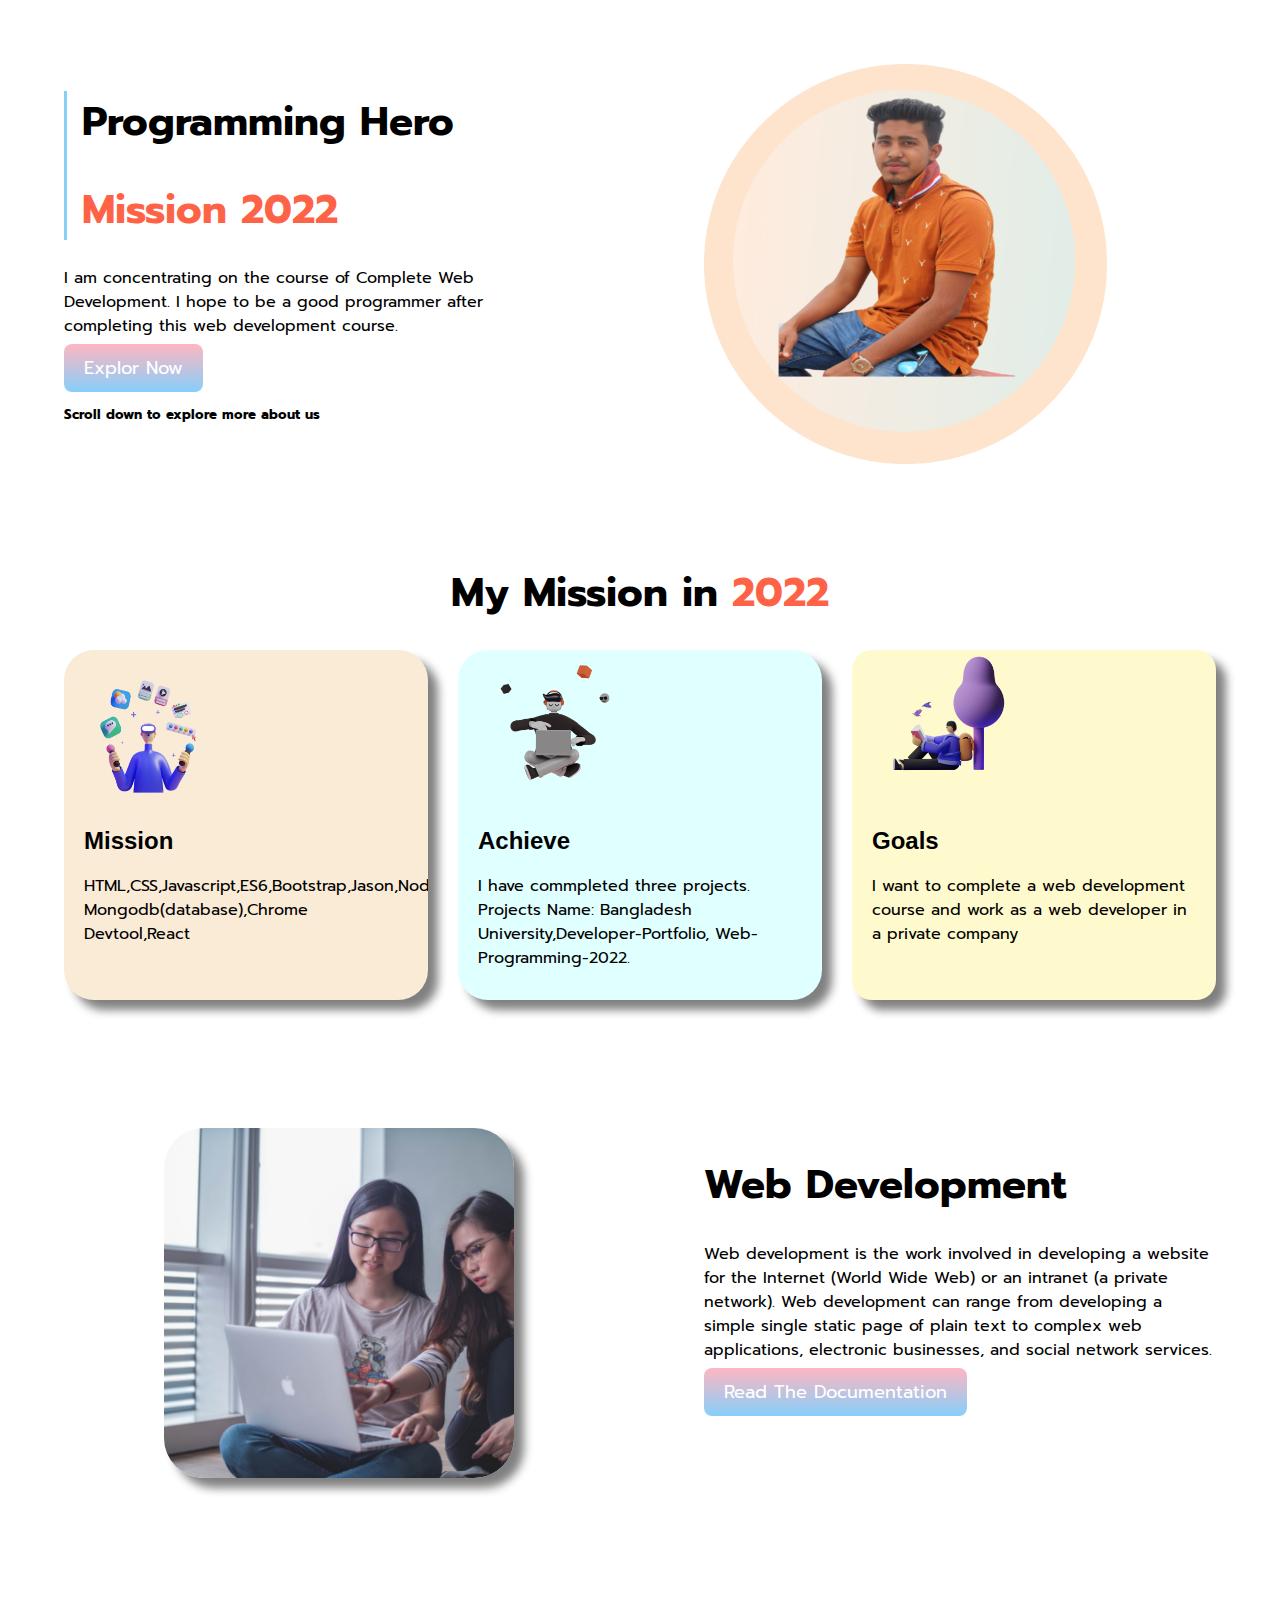
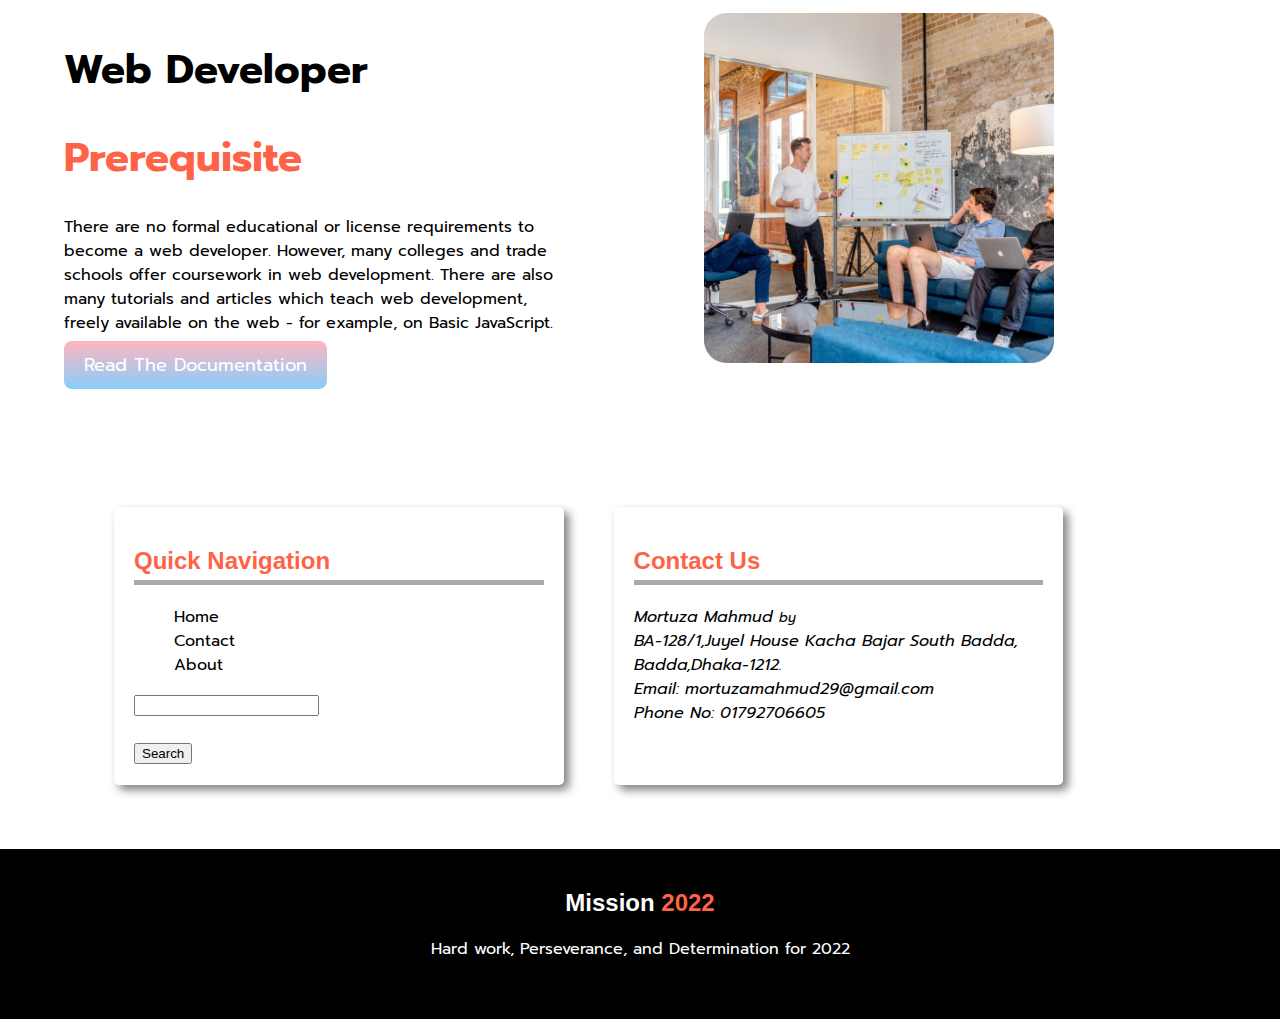
<file: index.html>
<!DOCTYPE html>
<html lang="en">
<head>
    <meta charset="UTF-8">
    <meta http-equiv="X-UA-Compatible" content="IE=edge">
    <meta name="viewport" content="width=device-width, initial-scale=1.0">
    <title>Mission 2022</title>
    <link rel="preconnect" href="https://fonts.googleapis.com">
    <link rel="preconnect" href="https://fonts.gstatic.com" crossorigin>
    <link href="https://fonts.googleapis.com/css2?family=EB+Garamond&family=Playfair+Display&family=Prompt&display=swap" rel="stylesheet">
    <link rel="stylesheet" href="style.css">
</head>
<body>
    <section class="first-flexible-container">
    <div class="half-width">
        <div class="similar">
            <h1>Programming Hero</h1>
            <h1><span>Mission 2022</span></h1>
        </div>
        <p>I am concentrating on the course of Complete Web Development. I hope to be a good programmer after completing this web development course.</p>
        <a class="link-button" target="_blank" href="#">Explor Now</a>
        <h5>Scroll down to explore more about us</h5>
    </div>
    <div class="half-width">
        <img id="images" src="images/mahmud.png" alt="images">
    </div>
    </section>

    <section class="second-flexible-container">
        <h1 id="mission-2022">My Mission in <span>2022</span></h1>
        <div class="container">
            <div class="mission">
                <img id="top-images" src="images/illustrator-1.png" alt="image">
                <h2>Mission</h2>
                <p>HTML,CSS,Javascript,ES6,Bootstrap,Jason,Node, Mongodb(database),Chrome Devtool,React</p>
            </div>
            <div class="achieve">
                <img id="top-images" src="images/illustrator-2.png" alt="image">
                <h2>Achieve</h2>
                <p>
                    I have commpleted three projects. Projects Name: Bangladesh University,Developer-Portfolio, Web-Programming-2022.
                </p>
            </div>
            <div class="goals">
                <img id="top-images" src="images/illustrator-3.png" alt="image">
                <h2>Goals</h2>
                <p>I want to complete a web development course and work as a web developer in a private company</p>
            </div>
        </div>
    </section>

    <section class="third-flexible-container">
        <div class="half-width">
            <img id="coding-images" src="images/coding.png" alt="images">
        </div>
        <div class="half-width">
            <h1>Web Development</h1>
            <p>
                Web development is the work involved in developing a website for the Internet (World Wide Web) or an intranet (a private network). Web development can range from developing a simple single static page of plain text to complex web applications, electronic businesses, and social network services.
            </p>
            <a class="link-button" target="_blank" href="#">Read The Documentation</a>
        </div>
    </section>

    <section class="four-flexible-container">
        <div class="half-width">
            <h1>Web Developer</h1>
            <h1><span>Prerequisite</span></h1>
            <p>
                There are no formal educational or license requirements to become a web developer. However, many colleges and trade schools offer coursework in web development. There are also many tutorials and articles which teach web development, freely available on the web - for example, on Basic JavaScript.
            </p>
            <a class="link-button" target="_blank" href="#">Read The Documentation</a>
        </div>
        <div class="half-width">
            <img id="project-images" src="images/project.png" alt="images">
        </div>
    </section>

    <section class="five-flexible-container">
        <div class="personal-info">
            <h2 id="color-nav">Quick Navigation</h2>
            <ul>
                <li><a class="active" href="#home">Home</a></li>
                <li><a href="#contact">Contact</a></li>
                <li><a href="#about">About</a></li>
            </ul>   
            <form action="#">
                <input type="search" id="search" name="search"><br><br>
                <input type="button" id="button" name="button" value="Search">
            </form>
        </div>
        
        <div class="contact-us">
            <h2 id="c-us">Contact Us</h2>
            <address>
                 Mortuza Mahmud <small>by</small><br>
                 BA-128/1,Juyel House Kacha Bajar South Badda,<br>
                 Badda,Dhaka-1212.<br>
                 Email: mortuzamahmud29@gmail.com<br>
                 Phone No: 01792706605
            </address>
        </div>
    </section>
</body>

<footer>
    <h2>Mission <span>2022</span></h2>
    <p>Hard work, Perseverance, and Determination for 2022</p>
</footer>

</html>
</file>
<file: style.css>
body{
    font-family: 'EB Garamond', serif;
    font-family: 'Playfair Display', serif;
    font-family: 'Prompt', sans-serif;
    margin: 0;
}
.first-flexible-container{
    display: flex;
}
.half-width{
    width: 50%;
    margin: 5%;
}
.similar{
    border-left: 3px solid #87CEFA;
    padding-left: 15px;
}
span{
    color:tomato;
}
h1{  
    font-size: 40px;
}
#images{
    height: 400px;
}
.link-button{
    background-image: linear-gradient(#FFB6C1, #87CEFA);
    padding: 10px 20px;
    text-decoration: none;
    border-radius: 8px;
    font-size: 18px;
    color:white;
}
.container{
    display: flex;
    width: 90%;
    margin: 0% 5% 5% 5%;
    height: 350px;
}
#mission-2022{
    text-align: center;
}
#top-images{
    width: 150px;
    height: 150px;
}
.mission{
    width: 30%;
    box-shadow: 10px 10px 10px gray; 
    background-color: #FAEBD7;
    border-radius: 30px;
    padding: 0px 20px;
    overflow: hidden;
}
.achieve{
    width: 30%;
    box-shadow: 10px 10px 10px gray;
    margin-left: 30px;
    background-color: #E0FFFF;
    border-radius: 30px;
    padding: 0px 20px;
    overflow: hidden;
}
.goals{
    width: 30%;
    box-shadow: 10px 10px 10px gray;
    margin-left: 30px;
    background-color: #FFFACD;
    border-radius: 20px;
    padding: 0px 20px;
    overflow: hidden;
}
.third-flexible-container{
    display: flex;
}
#coding-images{
    height: 350px;
    box-shadow: 10px 10px 10px gray;
    margin-left: 100px;
    border-radius: 40px;
}
.four-flexible-container{
    display: flex;
}
#project-images{
    height: 350px;
}
footer{
    text-align: center;
    color:white;
    background-color: black;
    height: 150px;
    padding-top: 20px ;
}
h2{
    font-family: Verdana, Geneva, Tahoma, sans-serif;
}
.five-flexible-container{
    display: flex;
    width: 80%;
    margin: 5%;
}
ul li{
    list-style-type: none;
}
ul li a{
    text-decoration: none;
    color: black;
}
.personal-info{
    width: 40%;
    box-shadow: 5px 5px 10px gray;
    margin-left: 50px;
    padding: 20px;
    border-radius: 5px;
}
.contact-us{
    width: 40%;
    box-shadow: 5px 5px 10px gray;
    margin-left: 50px;
    padding: 20px;
    border-radius: 5px;
    overflow: hidden;
}
#color-nav{
    border-bottom: 5px solid #A9A9A9;
    padding-bottom: 5px;
    color:tomato;
}
#c-us {
    border-bottom: 5px solid #A9A9A9;
    padding-bottom: 5px;
    color:tomato;
}
</file>
